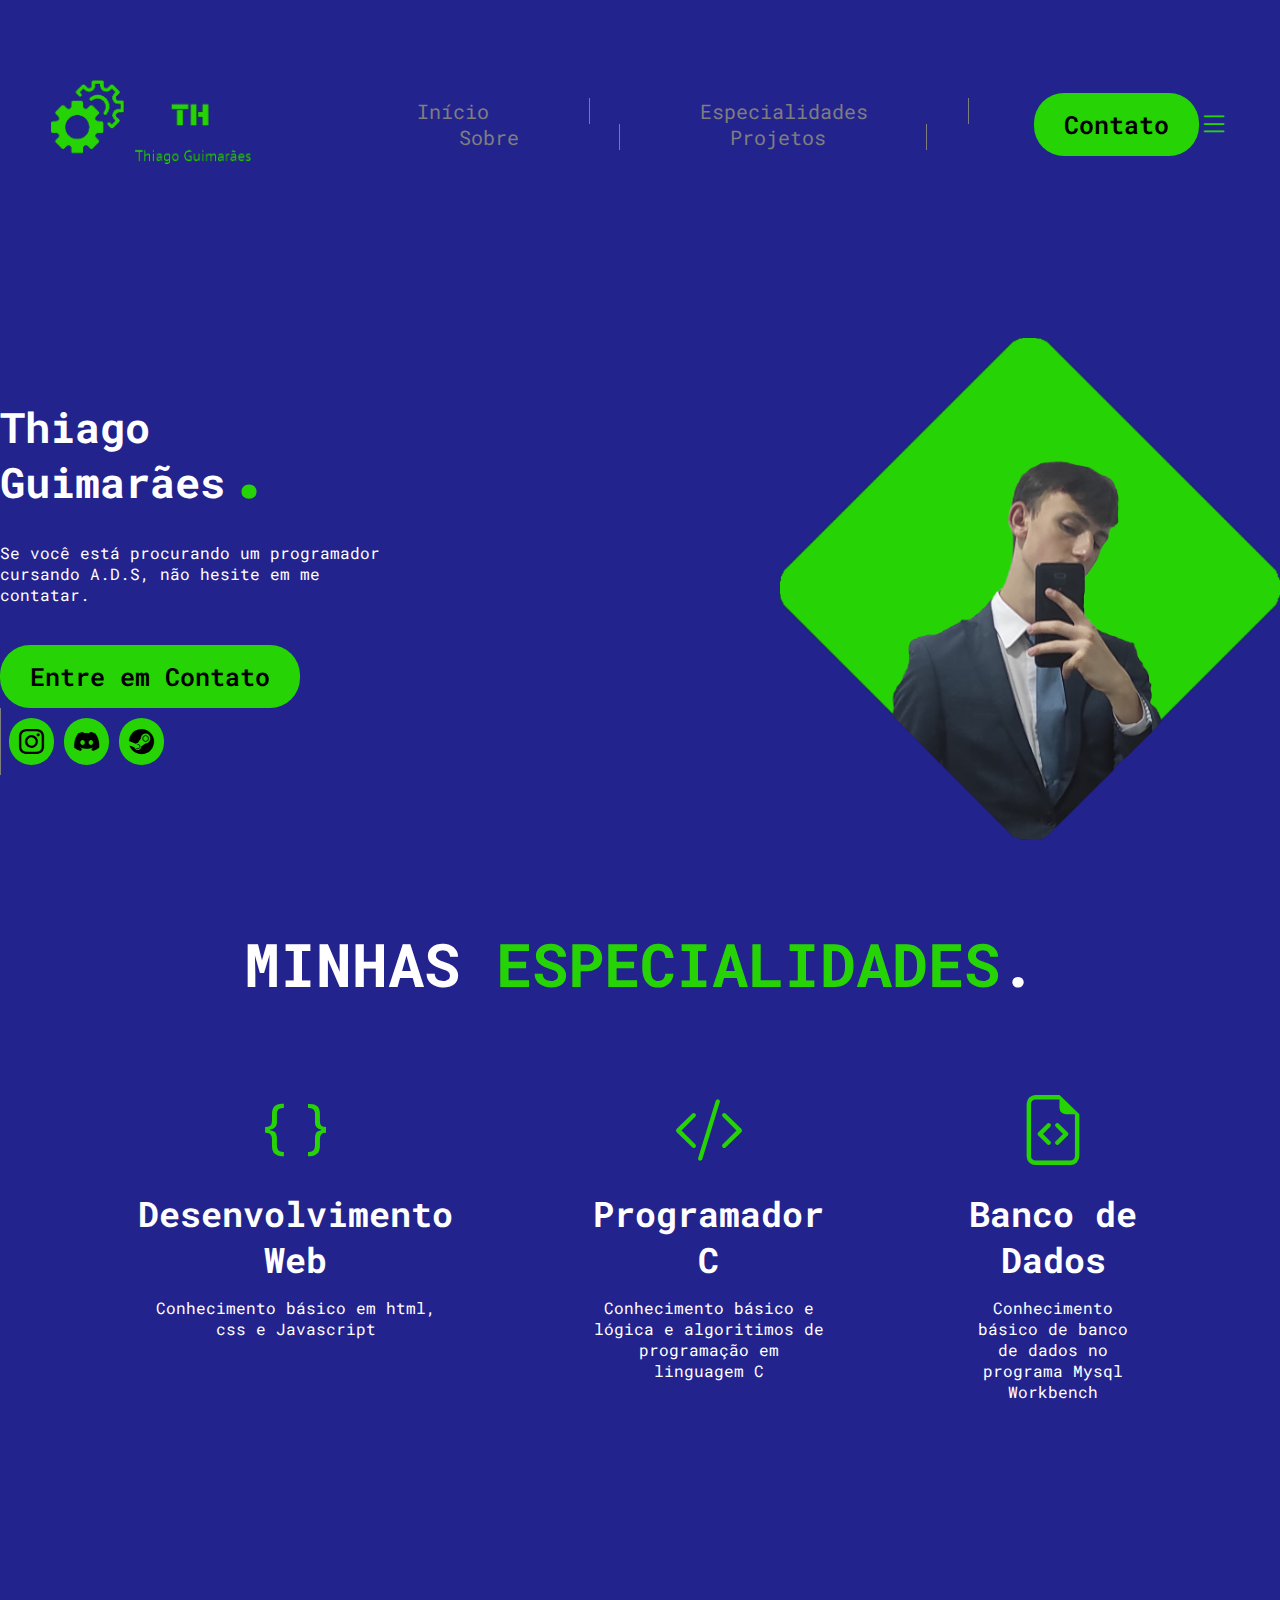
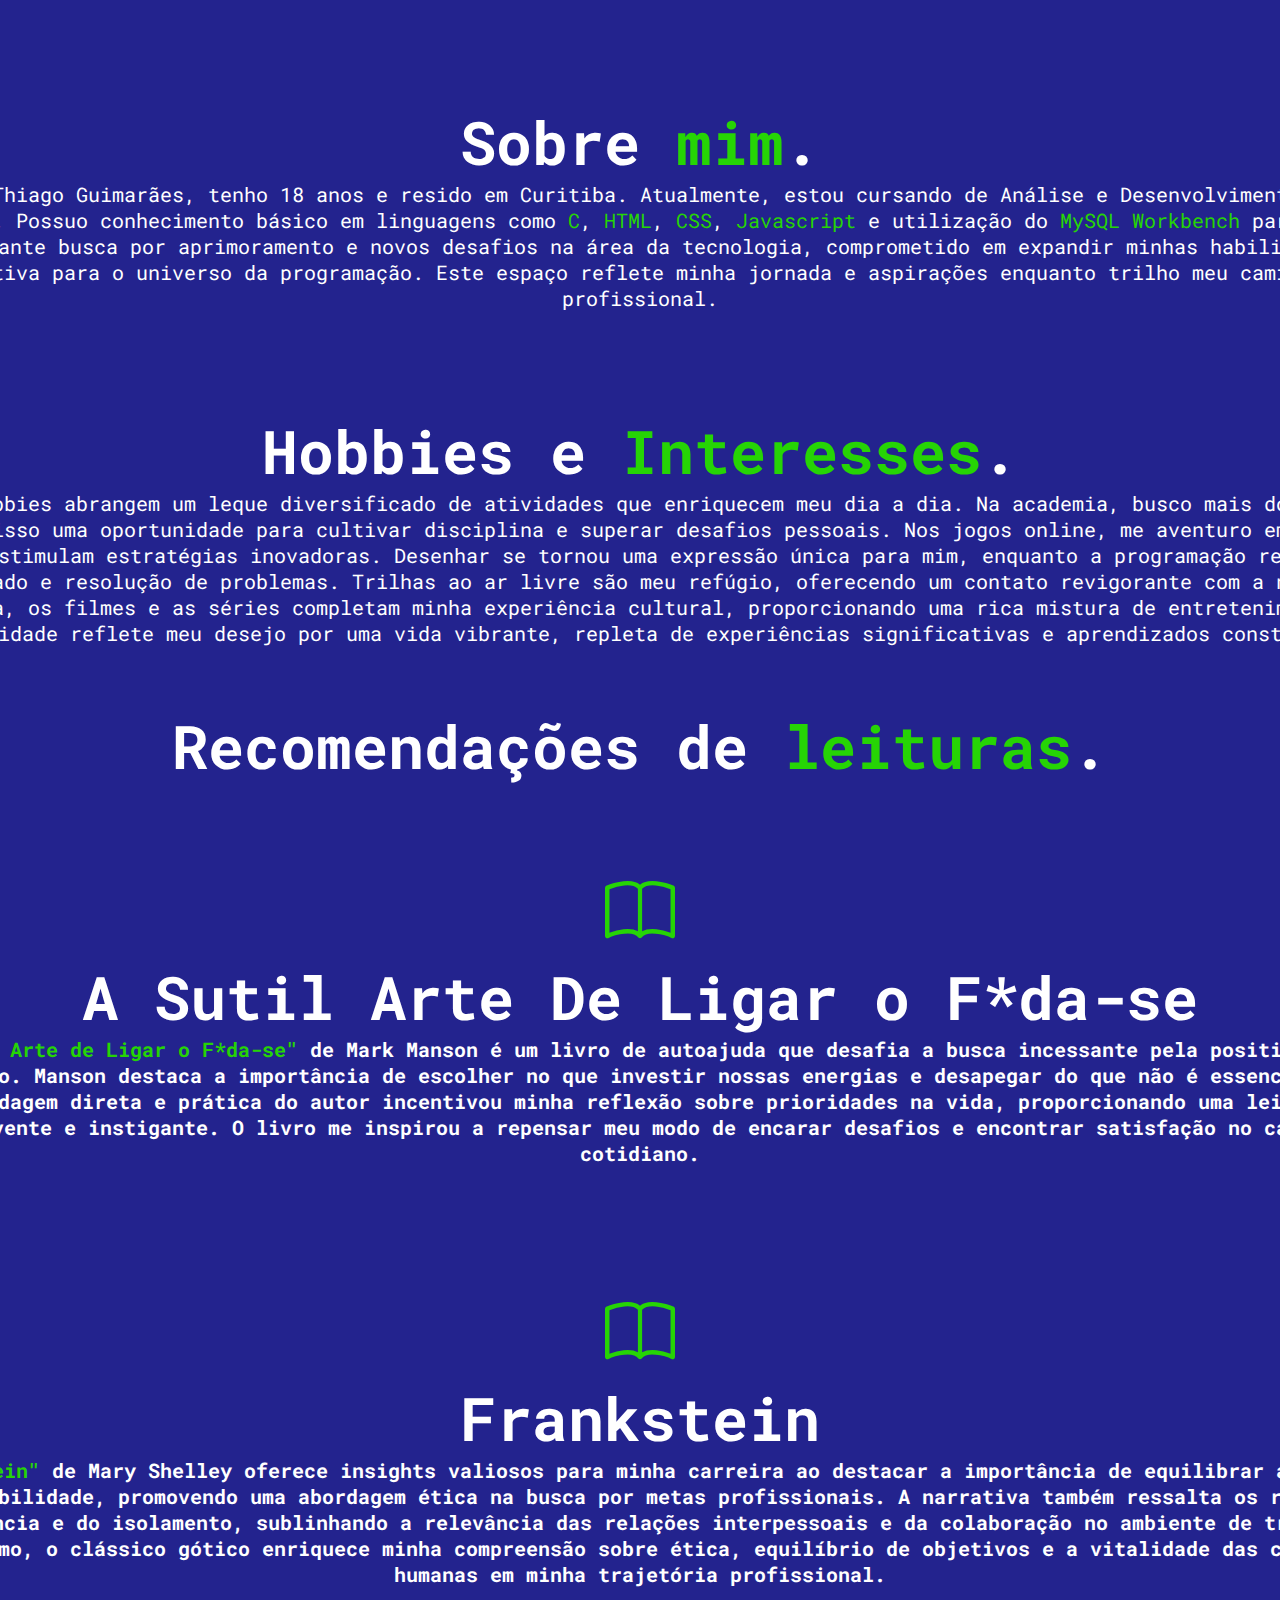
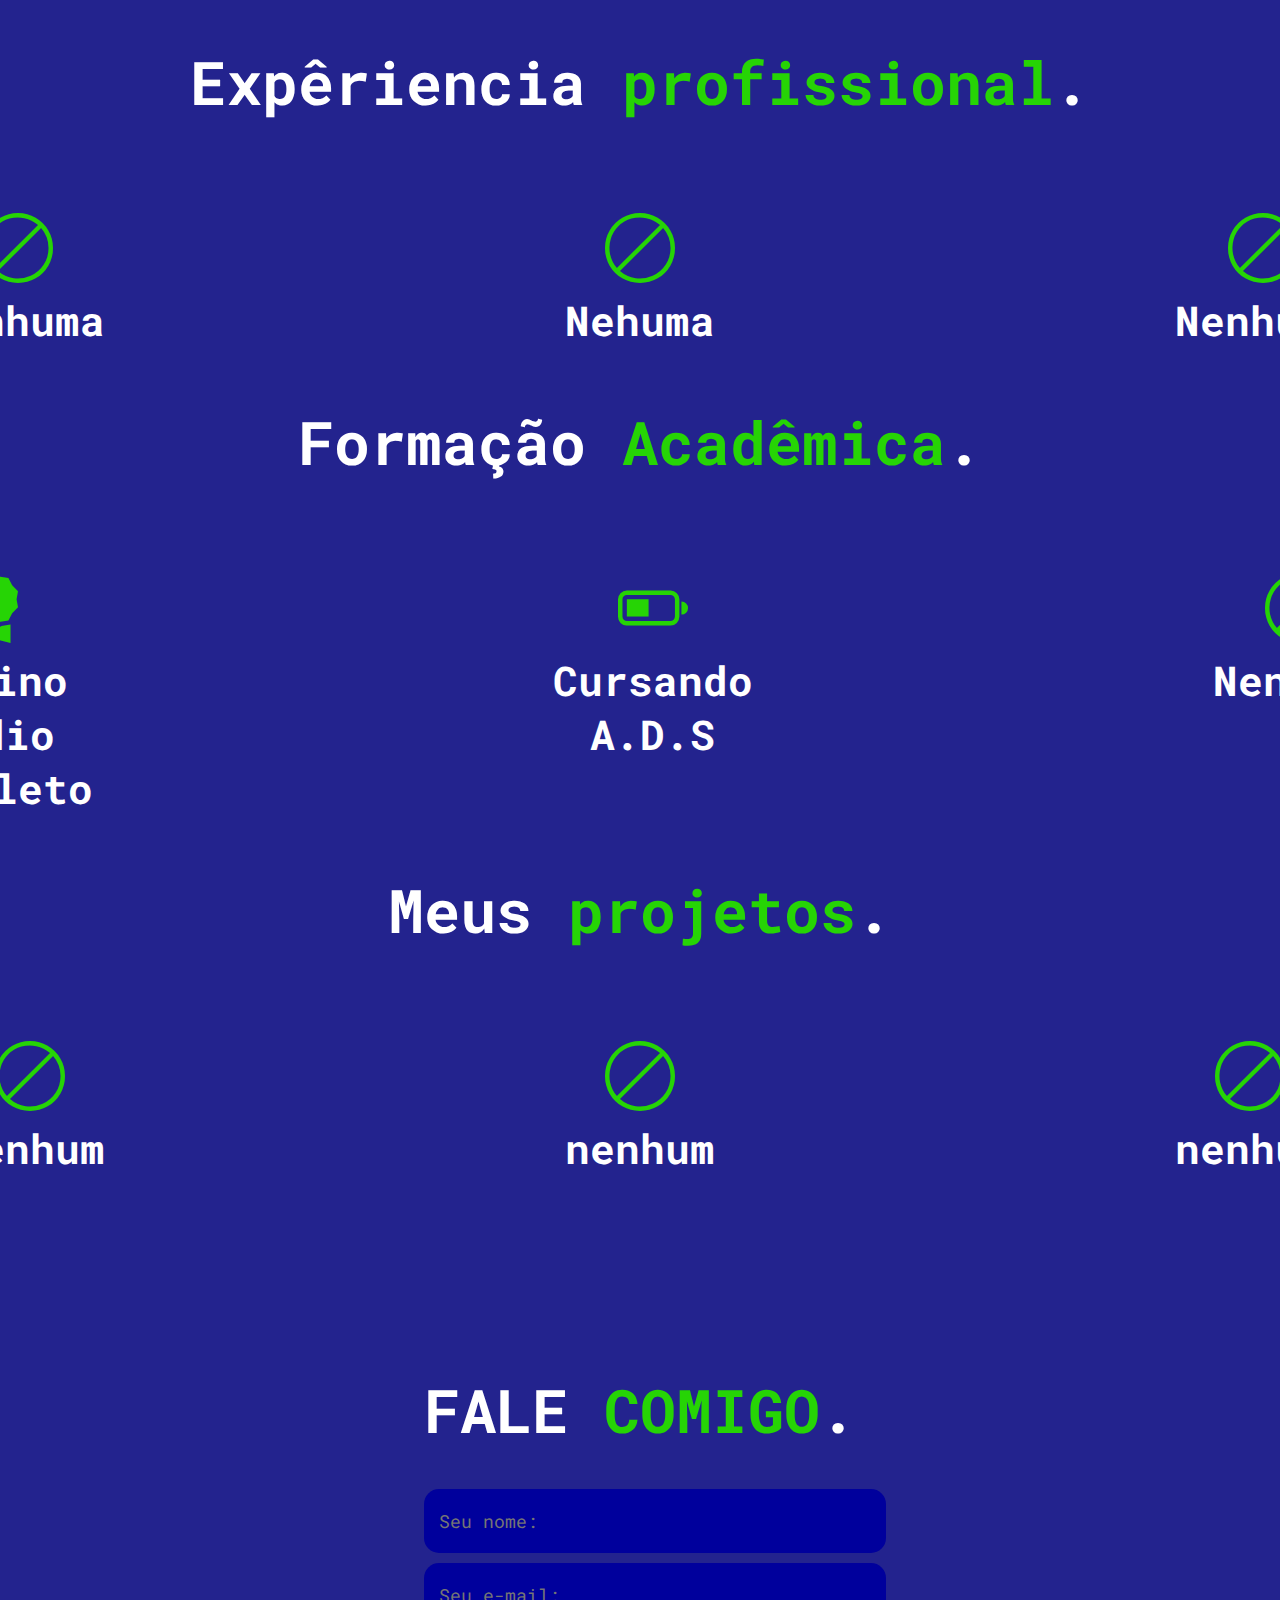
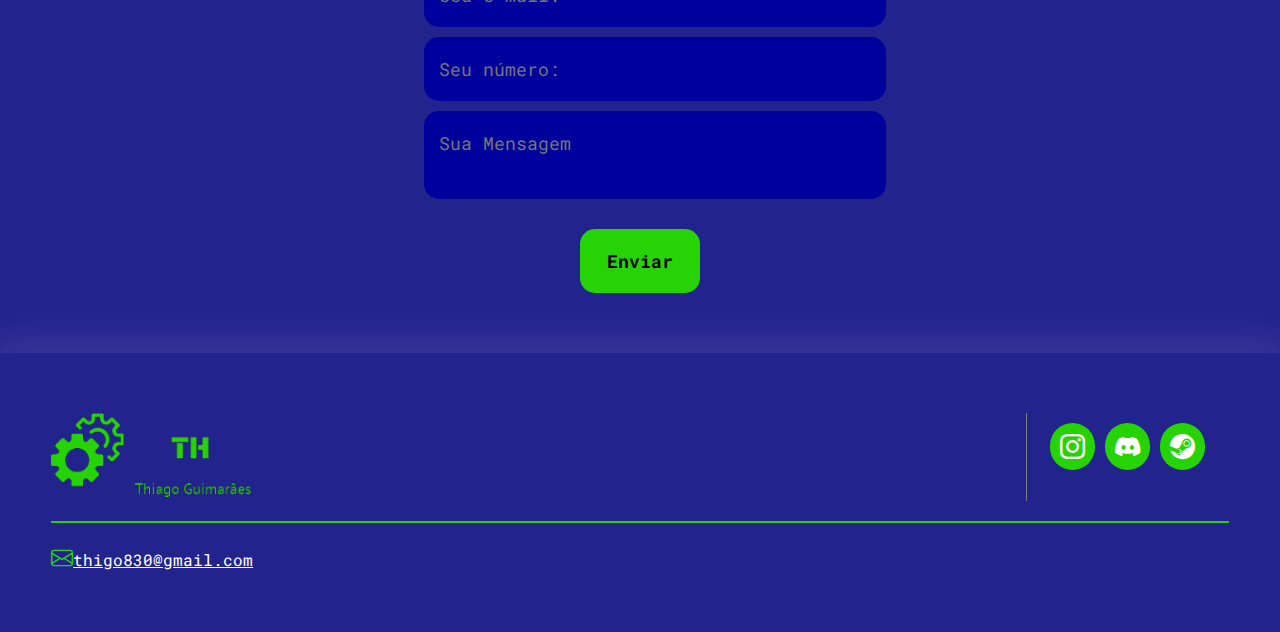
<file: index.html>
<!DOCTYPE html>
<html lang="en">
<head>
    <meta charset="UTF-8">
    <meta name="viewport" content="width=device-width, initial-scale=1.0">
    <!--GOOGLE FONTS-->
    <link rel="preconnect" href="https://fonts.googleapis.com">
<link rel="preconnect" href="https://fonts.gstatic.com" crossorigin>
<link href="https://fonts.googleapis.com/css2?family=Roboto+Mono:ital,wght@0,100;0,200;0,300;0,400;0,500;0,600;0,700;1,100;1,200;1,300;1,400;1,500;1,600;1,700&display=swap" rel="stylesheet">
    <!--FIM FONTS-->
    <!--BOOTSTRAPS ITEMS-->
    <link rel="stylesheet" href="https://cdn.jsdelivr.net/npm/bootstrap-icons@1.11.2/font/bootstrap-icons.min.css">
    <!--BOOTSTRAPS FIM-->
    <link rel="stylesheet" href="Portifolio.css">
    <title>Portifolio Thiago</title>
</head>
<body>

    <header>
        <div class="interface" id="inicio">
            <div class="logo">
                    <img src="images/ThiagoLogo.png" alt="Logo Thiago Guimarães">
            </div><!--logo-->
            <nav class="meno-desktop">
                <ul>
                    <li><a href="#inicio">Início</a></li>
                    <li><a href="#especialidades">Especialidades</a></li>
                    <li><a href="#sobre">Sobre</a></li>
                    <li><a href="#projetos">Projetos</a></li>
                </ul>
            </nav><!--menu-desktop-->
            <div class="btn-contato">
                <a href="#contato">
                    <button>Contato</button>
                </a>
            </div><!--btn-contato-->

            <div class="btn-abrir-menu" id="btn-menu">
                <i class="bi bi-list"></i>
            </div>

            <div class="menu-mobile" id="menu-mobile">
                <div class="btn-fechar" id="btn-fechar">
                    <i class="bi bi-x-lg"></i>
                </div>
                <nav>
                    <ul>
                        <li><a href="#inicio">Início</a></li>
                        <li><a href="#especialidades">Especialidades</a></li>
                        <li><a href="#sobre">Sobre</a></li>
                        <li><a href="#projetos">Projetos</a></li>
                        <li><a href="#contato">Contato</a></li>
                    </ul>
                </nav>
            </div>
            <div class="overlay-menu"></div>
        </div><!--interface-->
    </header>

    <main>
        <section class="topo-site">
            <div class="flex">
                <div class="texto">
                    <h1>Thiago Guimarães<span>.</span></h1>
                    <p>Se você está procurando um programador cursando A.D.S, não hesite em me contatar.</p>
                    <div class="btn-contato">
                        <a href="#contato">
                            <button>Entre em Contato</button>
                        </a>
                    </div>
                    <div class="btn-social">
                        <button>
                            <a href="https://www.instagram.com/thigo_guimaraes/">
                                <i class="bi bi-instagram"></i>
                            </a>
                        </button>
                        <button>
                            <a href="https://discord.gg/38EcD6gcsm">
                                <i class="bi bi-discord"></i>
                            </a>
                        </button>
                        <button>
                            <a href="https://steamcommunity.com/id/thi4gu1n/">
                                <i class="bi bi-steam"></i>
                            </a>
                        </button>
                    </div>
                </div class=><!--texto-->
                <div class="imagem">
                    <img src="images/EU.png">
                </div>
            </div>
        </section>
        <section class="especialidades" id="especialidades">
            <div class="especialidades">
                <h2 class="titulo">MINHAS <span>ESPECIALIDADES</span>.</h2>
                <div class="flex">
                    <div class="especialidades-box">
                        <i class="bi bi-braces"></i>
                        <h3>Desenvolvimento Web</h3>
                        <p>Conhecimento básico em html, css e Javascript</p>
                    </div>
                    <div class="especialidades-box">
                        <i class="bi bi-code-slash"></i>
                        <h3>Programador C</h3>
                        <p>Conhecimento básico e lógica e algoritimos de programação em linguagem C</p>
                    </div>
                    <div class="especialidades-box">
                        <i class="bi bi-file-earmark-code"></i>
                        <h3>Banco de Dados</h3>
                        <p>Conhecimento básico de banco de dados no programa Mysql Workbench</p>
                    </div>
                </div>
            </div>
        </section>
        <section class="interface">
            <div class="interface">
                <div class="flex">
                    <div class="txt-sobre" id="sobre">
                        <div class="box">
                        <h2>Sobre <span>mim</span>.</h2>
                        <p>Olá, meu nome é Thiago Guimarães, tenho 18 anos e resido em Curitiba. Atualmente, estou  cursando de Análise e Desenvolvimento de Sistemas na Universidade Positivo. Possuo conhecimento básico em linguagens como <span>C</span>, <span>HTML</span>, <span>CSS</span>, <span>Javascript</span> e utilização do <span>MySQL Workbench</span> para gestão de bancos de dados. Estou em constante busca por aprimoramento e novos desafios na área da tecnologia, comprometido em expandir minhas habilidades e contribuir de forma significativa para o universo da programação. Este espaço reflete minha jornada e aspirações enquanto trilho meu caminho acadêmico e profissional.</p>
                        </div>
                            <div class="box">
                            <h2>Hobbies e <span>Interesses</span>.</h2>
                            <p>Meus interesses e hobbies abrangem um leque diversificado de atividades que enriquecem meu dia a dia. Na academia, busco mais do que aprimorar minha saúde física; vejo nisso uma oportunidade para cultivar disciplina e superar desafios pessoais. Nos jogos online, me aventuro em mundos que provocam minha criatividade e estimulam estratégias inovadoras. Desenhar se tornou uma expressão única para mim, enquanto a programação representa minha jornada em constante aprendizado e resolução de problemas. Trilhas ao ar livre são meu refúgio, oferecendo um contato revigorante com a natureza e momentos de introspecção. A música, os filmes e as séries completam minha experiência cultural, proporcionando uma rica mistura de entretenimento e reflexão. Essa diversidade reflete meu desejo por uma vida vibrante, repleta de experiências significativas e aprendizados constantes.</p>
                            </div>
                        <div class="Livros">
                            <h2>Recomendações de <span>leituras</span>.</h2>
                            <div class="livros-box">
                                <i class="bi bi-book"></i>
                                <h2>A Sutil Arte De Ligar o F*da-se</h>
                                <p><span>"A Sutil Arte de Ligar o F*da-se"</span> de Mark Manson é um livro de autoajuda que desafia a busca incessante pela positividade e sucesso. Manson destaca a importância de escolher no que investir nossas energias e desapegar do que não é essencial. A abordagem direta e prática do autor incentivou minha reflexão sobre prioridades na vida, proporcionando uma leitura envolvente e instigante. O livro me inspirou a repensar meu modo de encarar desafios e encontrar satisfação no caos do cotidiano.</p>
                            </div>
                            <div class="livros-box">
                                <i class="bi bi-book"></i>
                                <h2>Frankstein</h>
                                <p><span>"Frankstein"</span> de Mary Shelley oferece insights valiosos para minha carreira ao destacar a importância de equilibrar ambição e responsabilidade, promovendo uma abordagem ética na busca por metas profissionais. A narrativa também ressalta os riscos da negligência e do isolamento, sublinhando a relevância das relações interpessoais e da colaboração no ambiente de trabalho. Em resumo, o clássico gótico enriquece minha compreensão sobre ética, equilíbrio de objetivos e a vitalidade das conexões humanas em minha trajetória profissional.</p>
                            </div>
                        </div>
                        <div class="Experiencia">
                            <h2>Expêriencia <span>profissional</span>.</h2>
                            <div class="flex">
                                <div class="livros-box">
                                    <i class="bi bi-ban"></i>
                                    <h3>Nenhuma</h3>
                                    <p></p>
                                </div>
                                <div class="livros-box">
                                    <i class="bi bi-ban"></i>
                                    <h3>Nehuma</h3>
                                    <p></p>
                                </div>
                                <div class="livros-box">
                                    <i class="bi bi-ban"></i>
                                    <h3>Nenhuma</h3>
                                    <p></p>
                                </div>
                        </div>
                        <div class="Experiencia">
                            <h2>Formação <span>Acadêmica</span>.</h2>
                            <div class="flex">
                                <div class="livros-box">
                                    <i class="bi bi-award-fill"></i>
                                    <h3>Ensino Médio Completo</h3>
                                    <p></p>
                                </div>
                                <div class="livros-box">
                                    <i class="bi bi-battery-half"></i>
                                    <h3>Cursando A.D.S</h3>
                                    <p></p>
                                </div>
                                <div class="livros-box">
                                    <i class="bi bi-ban"></i>
                                    <h3>Nenhuma</h3>
                                    <p></p>
                                </div>
                        </div>
                    </div>
                    <div class="Projetos" id="projetos">
                        <h2>Meus <span>projetos</span>.</h2>
                        <div class="flex">
                            <div class="livros-box">
                                <i class="bi bi-ban"></i>
                                <h3>Nenhum</h3>
                                <p></p>
                            </div>
                            <div class="livros-box">
                                <i class="bi bi-ban"></i>
                                <h3>nenhum</h3>
                                <p></p>
                            </div>
                            <div class="livros-box">
                                <i class="bi bi-ban"></i>
                                <h3>nenhum</h3>
                                <p></p>
                            </div>
                    </div>
                </div><!--flex-->
            </div><!--interface-->
        </section>
        <section class="contato" id="contato">
            <div class="flex">
                <div class="formulario">
                    <h2 class="titulo">FALE <span>COMIGO</span>.</h2>
                    
                    <form action="">
                        <input type="text" name="" id="" placeholder="Seu nome:" required>
                        <input type="text" name="" id="" placeholder="Seu e-mail:" required>
                        <input type="text" name="" id="" placeholder="Seu número:" required>
                        <textarea name="" id="" placeholder="Sua Mensagem" required></textarea>
                        <div class="btn-enviar">
                            <input type="submit" value="Enviar">
                        </div>
                    </form>
                </div>
            </div>
        </section>
    </main>

    <div class="footer">
        <div class="rodape">
            <div class="line-footer">
                <div class="flex">
                    <div class="logo-footer">
                        <img src="images/ThiagoLogo.png">
                    </div>
                <div class="btn-social">
                    <button>
                        <a href="https://www.instagram.com/thigo_guimaraes/">
                            <i class="bi bi-instagram"></i>
                        </a>
                    </button>
                    <button>
                        <a href="https://discord.gg/38EcD6gcsm">
                            <i class="bi bi-discord"></i>
                        </a>
                    </button>
                    <button>
                        <a href="https://steamcommunity.com/id/thi4gu1n/">
                            <i class="bi bi-steam"></i>
                        </a>
                    </button>
                </div>
            </div> 
        </div>
            <div class="line-footer borda">
                <p><i class="bi bi-envelope"></i><a href="mailto:thigo830@gmail.com">thigo830@gmail.com</a></p>
            </div>
        </div>
    </div>
    <script src="Portifolio.js"></script>
</body>
</html>
</file>
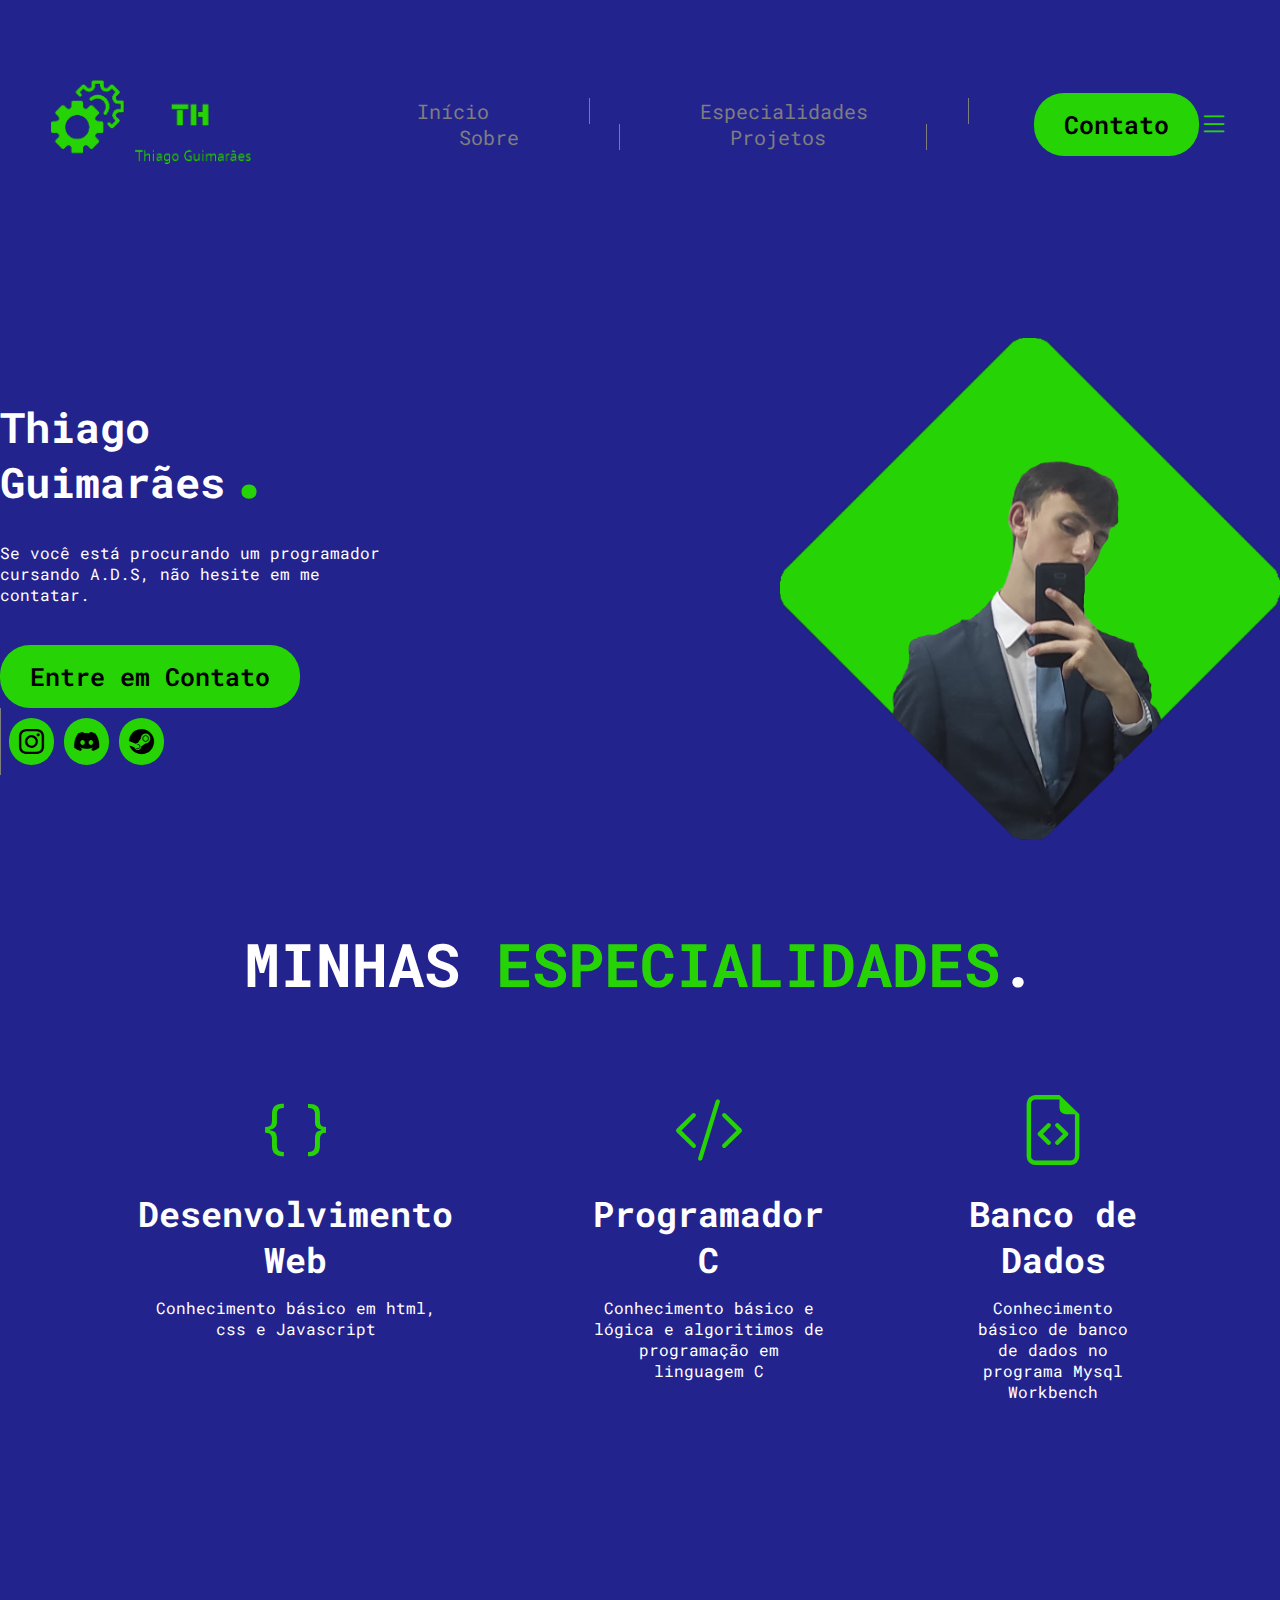
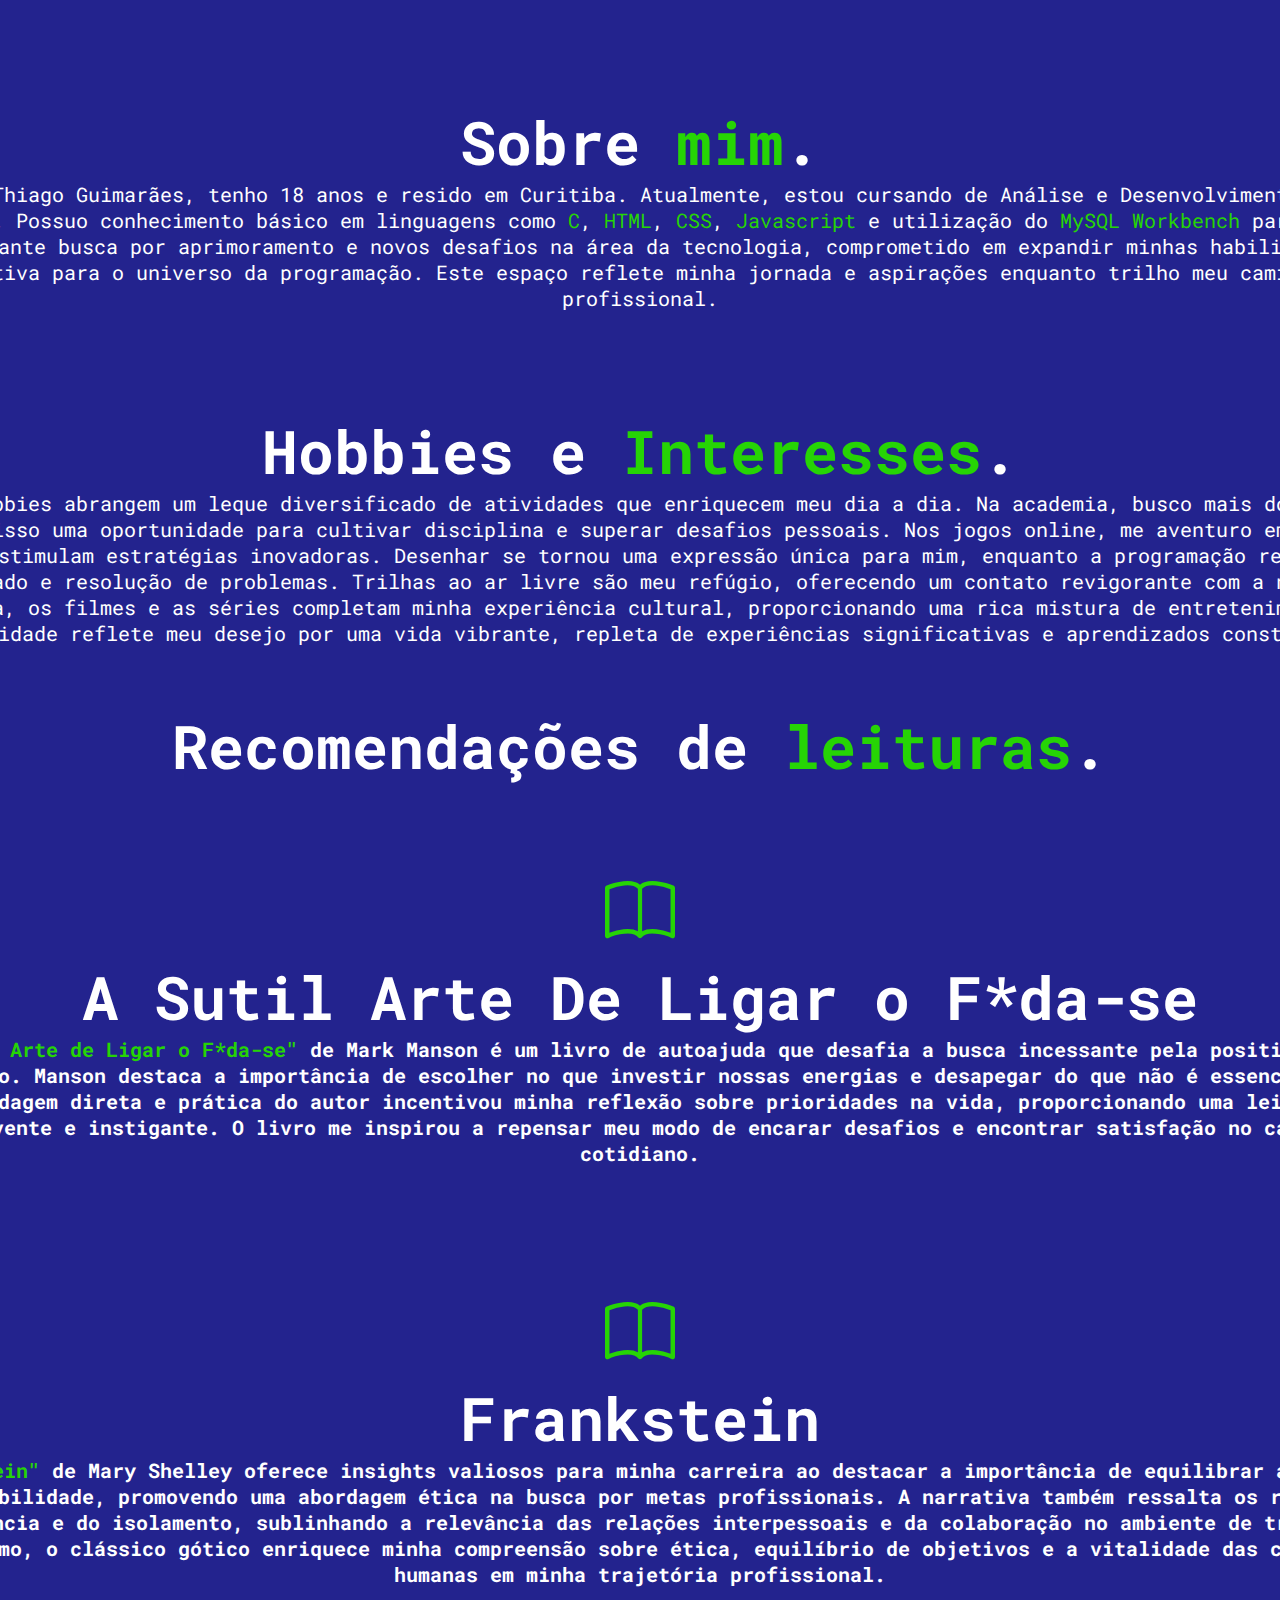
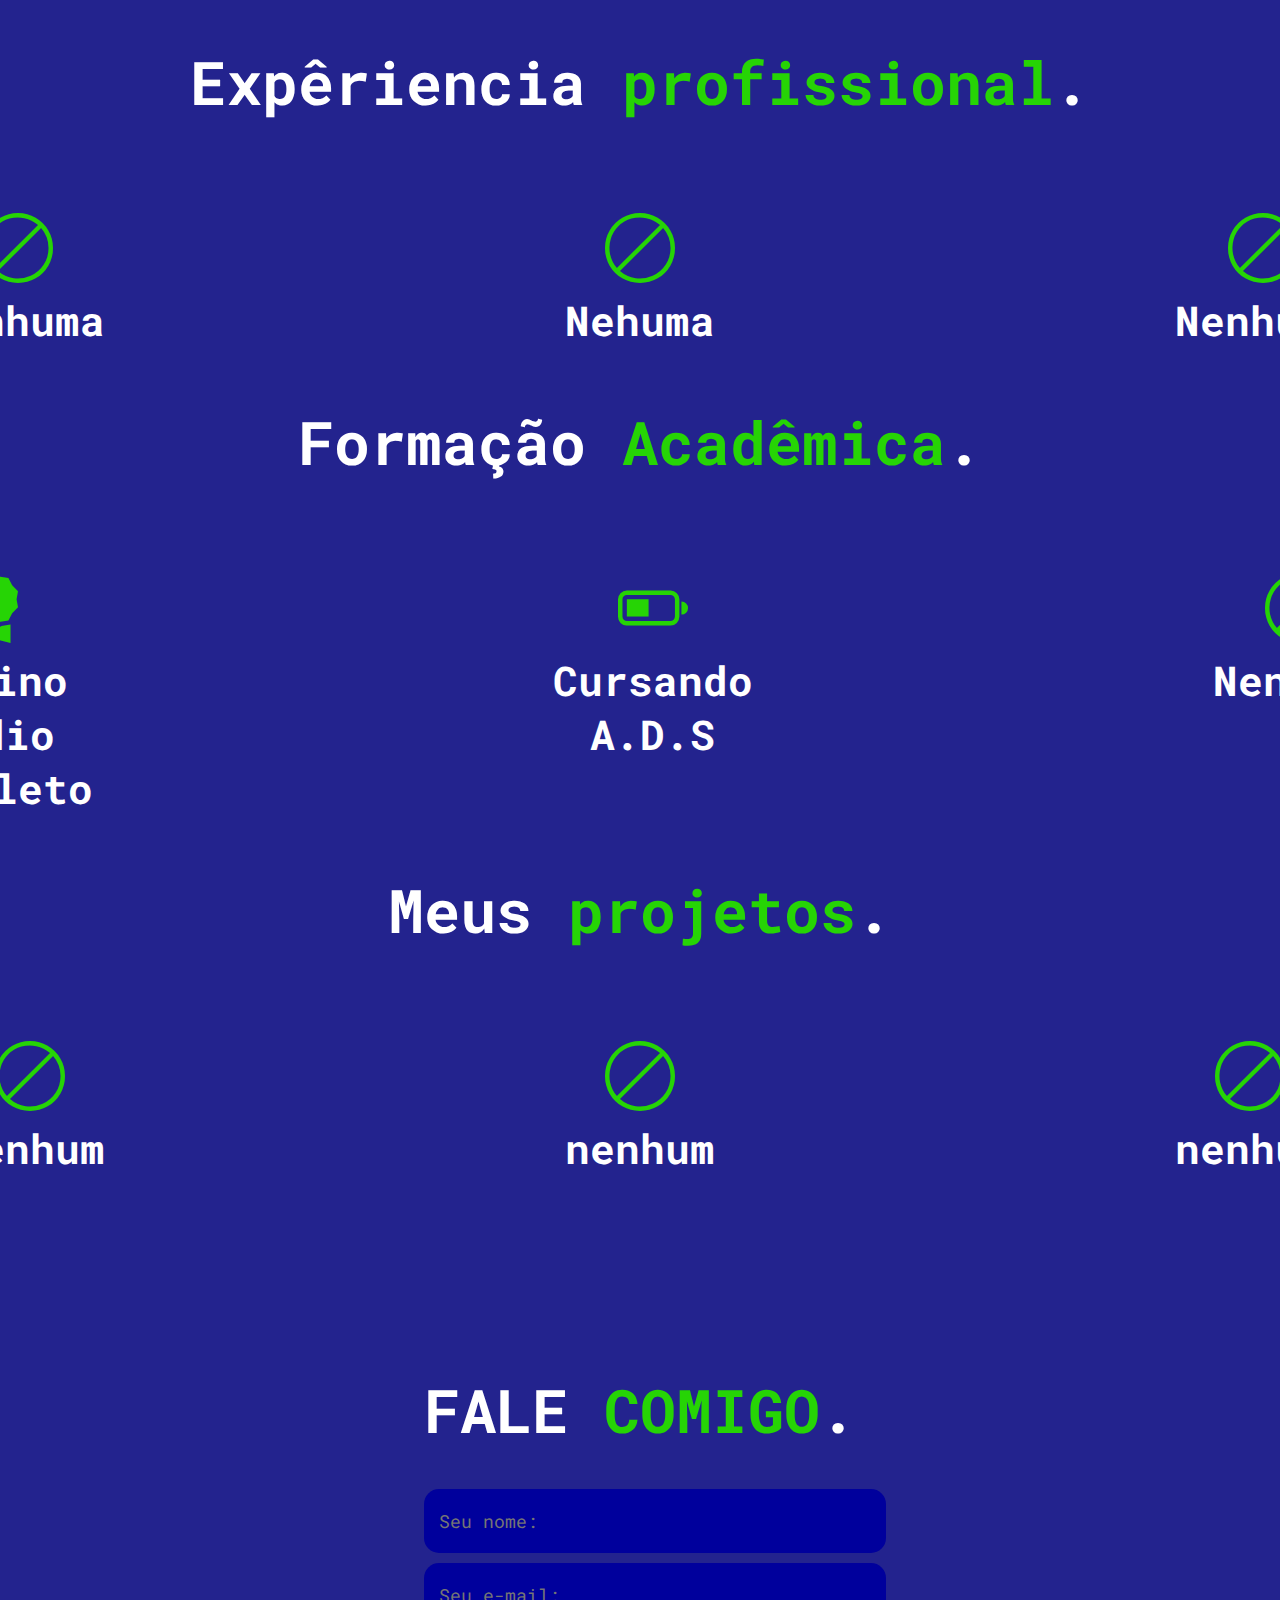
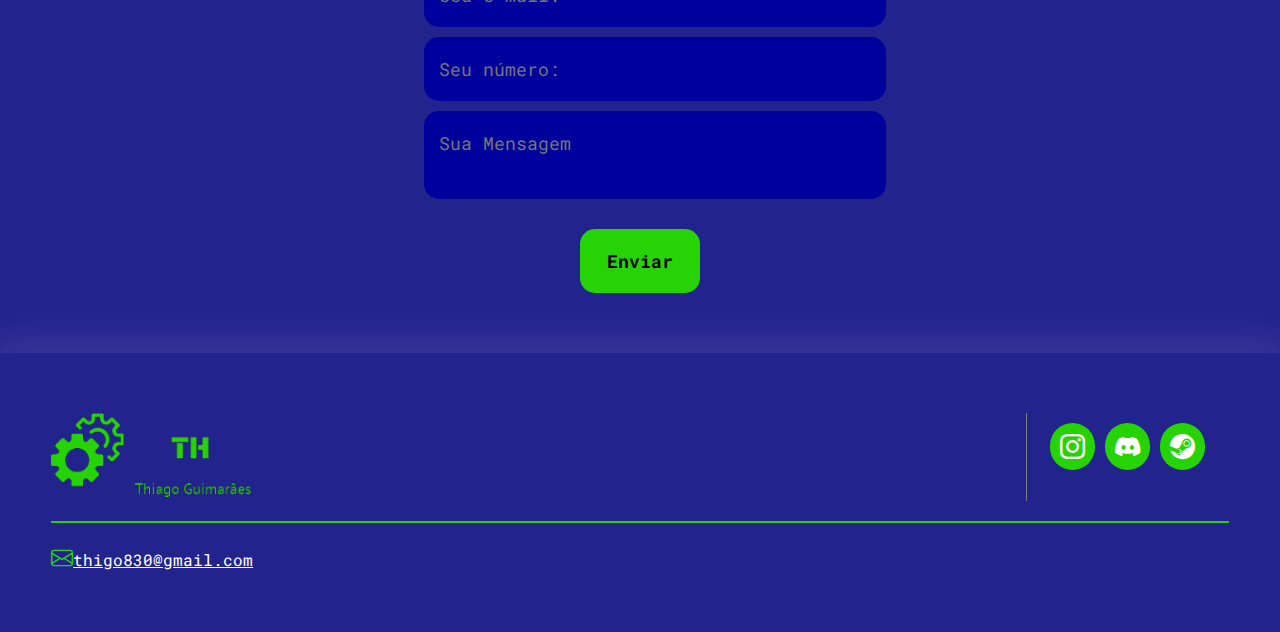
<file: Portifolio.html>
<!DOCTYPE html>
<html lang="en">
<head>
    <meta charset="UTF-8">
    <meta name="viewport" content="width=device-width, initial-scale=1.0">
    <!--GOOGLE FONTS-->
    <link rel="preconnect" href="https://fonts.googleapis.com">
<link rel="preconnect" href="https://fonts.gstatic.com" crossorigin>
<link href="https://fonts.googleapis.com/css2?family=Roboto+Mono:ital,wght@0,100;0,200;0,300;0,400;0,500;0,600;0,700;1,100;1,200;1,300;1,400;1,500;1,600;1,700&display=swap" rel="stylesheet">
    <!--FIM FONTS-->
    <!--BOOTSTRAPS ITEMS-->
    <link rel="stylesheet" href="https://cdn.jsdelivr.net/npm/bootstrap-icons@1.11.2/font/bootstrap-icons.min.css">
    <!--BOOTSTRAPS FIM-->
    <link rel="stylesheet" href="Portifolio.css">
    <title>Portifolio Thiago</title>
</head>
<body>

    <header>
        <div class="interface" id="inicio">
            <div class="logo">
                    <img src="images/ThiagoLogo.png" alt="Logo Thiago Guimarães">
            </div><!--logo-->
            <nav class="meno-desktop">
                <ul>
                    <li><a href="#inicio">Início</a></li>
                    <li><a href="#especialidades">Especialidades</a></li>
                    <li><a href="#sobre">Sobre</a></li>
                    <li><a href="#projetos">Projetos</a></li>
                </ul>
            </nav><!--menu-desktop-->
            <div class="btn-contato">
                <a href="#contato">
                    <button>Contato</button>
                </a>
            </div><!--btn-contato-->

            <div class="btn-abrir-menu" id="btn-menu">
                <i class="bi bi-list"></i>
            </div>

            <div class="menu-mobile" id="menu-mobile">
                <div class="btn-fechar" id="btn-fechar">
                    <i class="bi bi-x-lg"></i>
                </div>
                <nav>
                    <ul>
                        <li><a href="#inicio">Início</a></li>
                        <li><a href="#especialidades">Especialidades</a></li>
                        <li><a href="#sobre">Sobre</a></li>
                        <li><a href="#projetos">Projetos</a></li>
                        <li><a href="#contato">Contato</a></li>
                    </ul>
                </nav>
            </div>
            <div class="overlay-menu"></div>
        </div><!--interface-->
    </header>

    <main>
        <section class="topo-site">
            <div class="flex">
                <div class="texto">
                    <h1>Thiago Guimarães<span>.</span></h1>
                    <p>Se você está procurando um programador cursando A.D.S, não hesite em me contatar.</p>
                    <div class="btn-contato">
                        <a href="#contato">
                            <button>Entre em Contato</button>
                        </a>
                    </div>
                    <div class="btn-social">
                        <button>
                            <a href="https://www.instagram.com/thigo_guimaraes/">
                                <i class="bi bi-instagram"></i>
                            </a>
                        </button>
                        <button>
                            <a href="https://discord.gg/38EcD6gcsm">
                                <i class="bi bi-discord"></i>
                            </a>
                        </button>
                        <button>
                            <a href="https://steamcommunity.com/id/thi4gu1n/">
                                <i class="bi bi-steam"></i>
                            </a>
                        </button>
                    </div>
                </div class=><!--texto-->
                <div class="imagem">
                    <img src="images/EU.png">
                </div>
            </div>
        </section>
        <section class="especialidades" id="especialidades">
            <div class="especialidades">
                <h2 class="titulo">MINHAS <span>ESPECIALIDADES</span>.</h2>
                <div class="flex">
                    <div class="especialidades-box">
                        <i class="bi bi-braces"></i>
                        <h3>Desenvolvimento Web</h3>
                        <p>Conhecimento básico em html, css e Javascript</p>
                    </div>
                    <div class="especialidades-box">
                        <i class="bi bi-code-slash"></i>
                        <h3>Programador C</h3>
                        <p>Conhecimento básico e lógica e algoritimos de programação em linguagem C</p>
                    </div>
                    <div class="especialidades-box">
                        <i class="bi bi-file-earmark-code"></i>
                        <h3>Banco de Dados</h3>
                        <p>Conhecimento básico de banco de dados no programa Mysql Workbench</p>
                    </div>
                </div>
            </div>
        </section>
        <section class="interface">
            <div class="interface">
                <div class="flex">
                    <div class="txt-sobre" id="sobre">
                        <div class="box">
                        <h2>Sobre <span>mim</span>.</h2>
                        <p>Olá, meu nome é Thiago Guimarães, tenho 18 anos e resido em Curitiba. Atualmente, estou  cursando de Análise e Desenvolvimento de Sistemas na Universidade Positivo. Possuo conhecimento básico em linguagens como <span>C</span>, <span>HTML</span>, <span>CSS</span>, <span>Javascript</span> e utilização do <span>MySQL Workbench</span> para gestão de bancos de dados. Estou em constante busca por aprimoramento e novos desafios na área da tecnologia, comprometido em expandir minhas habilidades e contribuir de forma significativa para o universo da programação. Este espaço reflete minha jornada e aspirações enquanto trilho meu caminho acadêmico e profissional.</p>
                        </div>
                            <div class="box">
                            <h2>Hobbies e <span>Interesses</span>.</h2>
                            <p>Meus interesses e hobbies abrangem um leque diversificado de atividades que enriquecem meu dia a dia. Na academia, busco mais do que aprimorar minha saúde física; vejo nisso uma oportunidade para cultivar disciplina e superar desafios pessoais. Nos jogos online, me aventuro em mundos que provocam minha criatividade e estimulam estratégias inovadoras. Desenhar se tornou uma expressão única para mim, enquanto a programação representa minha jornada em constante aprendizado e resolução de problemas. Trilhas ao ar livre são meu refúgio, oferecendo um contato revigorante com a natureza e momentos de introspecção. A música, os filmes e as séries completam minha experiência cultural, proporcionando uma rica mistura de entretenimento e reflexão. Essa diversidade reflete meu desejo por uma vida vibrante, repleta de experiências significativas e aprendizados constantes.</p>
                            </div>
                        <div class="Livros">
                            <h2>Recomendações de <span>leituras</span>.</h2>
                            <div class="livros-box">
                                <i class="bi bi-book"></i>
                                <h2>A Sutil Arte De Ligar o F*da-se</h>
                                <p><span>"A Sutil Arte de Ligar o F*da-se"</span> de Mark Manson é um livro de autoajuda que desafia a busca incessante pela positividade e sucesso. Manson destaca a importância de escolher no que investir nossas energias e desapegar do que não é essencial. A abordagem direta e prática do autor incentivou minha reflexão sobre prioridades na vida, proporcionando uma leitura envolvente e instigante. O livro me inspirou a repensar meu modo de encarar desafios e encontrar satisfação no caos do cotidiano.</p>
                            </div>
                            <div class="livros-box">
                                <i class="bi bi-book"></i>
                                <h2>Frankstein</h>
                                <p><span>"Frankstein"</span> de Mary Shelley oferece insights valiosos para minha carreira ao destacar a importância de equilibrar ambição e responsabilidade, promovendo uma abordagem ética na busca por metas profissionais. A narrativa também ressalta os riscos da negligência e do isolamento, sublinhando a relevância das relações interpessoais e da colaboração no ambiente de trabalho. Em resumo, o clássico gótico enriquece minha compreensão sobre ética, equilíbrio de objetivos e a vitalidade das conexões humanas em minha trajetória profissional.</p>
                            </div>
                        </div>
                        <div class="Experiencia">
                            <h2>Expêriencia <span>profissional</span>.</h2>
                            <div class="flex">
                                <div class="livros-box">
                                    <i class="bi bi-ban"></i>
                                    <h3>Nenhuma</h3>
                                    <p></p>
                                </div>
                                <div class="livros-box">
                                    <i class="bi bi-ban"></i>
                                    <h3>Nehuma</h3>
                                    <p></p>
                                </div>
                                <div class="livros-box">
                                    <i class="bi bi-ban"></i>
                                    <h3>Nenhuma</h3>
                                    <p></p>
                                </div>
                        </div>
                        <div class="Experiencia">
                            <h2>Formação <span>Acadêmica</span>.</h2>
                            <div class="flex">
                                <div class="livros-box">
                                    <i class="bi bi-award-fill"></i>
                                    <h3>Ensino Médio Completo</h3>
                                    <p></p>
                                </div>
                                <div class="livros-box">
                                    <i class="bi bi-battery-half"></i>
                                    <h3>Cursando A.D.S</h3>
                                    <p></p>
                                </div>
                                <div class="livros-box">
                                    <i class="bi bi-ban"></i>
                                    <h3>Nenhuma</h3>
                                    <p></p>
                                </div>
                        </div>
                    </div>
                    <div class="Projetos" id="projetos">
                        <h2>Meus <span>projetos</span>.</h2>
                        <div class="flex">
                            <div class="livros-box">
                                <i class="bi bi-ban"></i>
                                <h3>Nenhum</h3>
                                <p></p>
                            </div>
                            <div class="livros-box">
                                <i class="bi bi-ban"></i>
                                <h3>nenhum</h3>
                                <p></p>
                            </div>
                            <div class="livros-box">
                                <i class="bi bi-ban"></i>
                                <h3>nenhum</h3>
                                <p></p>
                            </div>
                    </div>
                </div><!--flex-->
            </div><!--interface-->
        </section>
        <section class="contato" id="contato">
            <div class="flex">
                <div class="formulario">
                    <h2 class="titulo">FALE <span>COMIGO</span>.</h2>
                    
                    <form action="">
                        <input type="text" name="" id="" placeholder="Seu nome:" required>
                        <input type="text" name="" id="" placeholder="Seu e-mail:" required>
                        <input type="text" name="" id="" placeholder="Seu número:" required>
                        <textarea name="" id="" placeholder="Sua Mensagem" required></textarea>
                        <div class="btn-enviar">
                            <input type="submit" value="Enviar">
                        </div>
                    </form>
                </div>
            </div>
        </section>
    </main>

    <div class="footer">
        <div class="rodape">
            <div class="line-footer">
                <div class="flex">
                    <div class="logo-footer">
                        <img src="images/ThiagoLogo.png">
                    </div>
                <div class="btn-social">
                    <button>
                        <a href="https://www.instagram.com/thigo_guimaraes/">
                            <i class="bi bi-instagram"></i>
                        </a>
                    </button>
                    <button>
                        <a href="https://discord.gg/38EcD6gcsm">
                            <i class="bi bi-discord"></i>
                        </a>
                    </button>
                    <button>
                        <a href="https://steamcommunity.com/id/thi4gu1n/">
                            <i class="bi bi-steam"></i>
                        </a>
                    </button>
                </div>
            </div> 
        </div>
            <div class="line-footer borda">
                <p><i class="bi bi-envelope"></i><a href="mailto:thigo830@gmail.com">thigo830@gmail.com</a></p>
            </div>
        </div>
    </div>
    <script src="Portifolio.js"></script>
</body>
</html>
</file>
<file: Portifolio.css>
/* ESTILO GERAL */
*{
    margin: 0;
    padding: 0;
    box-sizing: 0;
    font-family: 'Roboto Mono', monospace;
    scroll-behavior: smooth;
}

body{
    background-color: #23238E;
    height: 100vh;
}

.interface{
    max-width: 1920px;
    margin: auto;
}

.btn-contato button{
    position: 10px 40px;
    font-size: 25px;
    font-weight: 600;
    background-color: #26D405;
    border: 0;
    border-radius: 30px;
    cursor: pointer;
    padding: 15px 30px;
}

.btn-social button{
    position: 10px 40px;
    font-size: 25px;
    font-weight: 200;
    background-color: #26D405;
    border: 0;
    border-radius: 30px;
    cursor: pointer;
    padding: 7px 10px;
    justify-content: space-between;
}

.btn-contato button:hover{
    box-shadow: 0px 0px 8px #26D405;
    transform: scale(1.10);
}

.flex{
    display: flex;
    justify-content: center;
}

/* ESTILO DO CABEÇALHO */
header{
    padding: 10px 0 100px 0;
}

header > .interface{
    display: flex;
    align-items: center;
    justify-content: space-between;
}

header img{
    margin-right: 30px;
}

header a{
    color: #7e7e7e;
    text-decoration: none;
    display: inline-block;
    transition: .2s;
}

header nav.meno-desktop a:hover{
    color: #fff;
    transform: scale(1.10);
}

header nav ul{
    list-style-type: none;
}

header nav.meno-desktop ul li{
    display: inline-block;
    padding: 0 100px;
    font-size: 20px;
    border-right: 1px solid #7e7e7e;
}

header .btn-contato button{
    position: 10px 40px;
    font-size: 25px;
    font-weight: 600;
    background-color: #26D405;
    border: 0;
    border-radius: 30px;
    cursor: pointer;
    padding: 15px 30px;
    margin-left: 30px;
}
/* menu mobile */

.btn-abrir-menu i{
    color: #26D405;
    font-size: 30px;
}

.menu-mobile{
    background-color: #23238E;
    height: 150vh;
    position: fixed;
    top: 0;
    right: 0;
    z-index: 999999;
    width: 0%;
    overflow: hidden;
}

.menu-mobile.abrir-menu {
    width: 70%;
}

.menu-mobile .btn-fechar{
    padding: 20px 4%;
}
.menu-mobile .btn-fechar i{
    color: #26D405;
    font-size: 30px;
}

.menu-mobile nav ul{
    text-align: right;
}

.menu-mobile nav ul a{
    color: #fff;
    font-size: 20px;
    font-weight: 300px;
    padding: 20px 4%;
    display: block;
}

.menu-mobile nav ul a:hover{
    background-color: #00009C;
    color: #23238E;
}

.overlay-menu{
    background-color: #23238e86;
    width: 100%;
    height: 100%;
    position: fixed;
    top: 0;
    left: 0;
    z-index: 888888;
    display: none;
}

/* topo do site */

section.topo-site .flex{
    align-items: center;
    justify-content: center;
    gap: 400px;
}

.topo-site h1{
    color: #fff;
    font-size: 42px;
    line-height: 40px;
}
.topo-site h1 span{
    color: #26D405;
    font-size: 80px;
}

.topo-site p{
    color: #fff;
    margin: 40px 0px;
}

.topo-site .imagem{
    position: relative;
    animation: flutuar 2s ease-in-out infinite alternate;
}
@keyframes flutuar{
    0%{
        top: 0px;
    }
    100%{
        top: 30px;
    }
}

.btn-social{
    display: inline-block;
    padding: 10px 2%;
    border-left: 1px solid #7e7e7e;
}

.btn-social a{
    color: black;
}

.btn-social button:hover{ 
    box-shadow: 0px 0px 8px #26D405;
    transform: scale(1.10);
}

/* ESTILOS DAS ESPECIALIDADES */

.especialidades{
    padding: 40px 4%;
    text-align: center;
    align-items: center;
}

.especialidades .flex{
    gap: 60px;
}

.especialidades h2 span{
    color: #26D405;
}

.especialidades .especialidades-box{
    color: #fff;
    padding: 40px;
    border-radius: 20px;
    margin-top: 40px;
    transition: .2s;
    text-align: center;
}

.especialidades .especialidades-box:hover{
    transform: scale(1.10);
    box-shadow: 0 0 15px #313131;
}

.especialidades .especialidades-box i{
    font-size: 70px;
    color: #26D405;
}

h2.titulo{
    color: #fff;
    text-align: center;
    font-size: 60px;
}

.especialidades-box h3{
    font-size: 35px;
    margin: 15px 0;
}

.especialidades-box h3 p{
    font-size: 20px;
}

/* Interface */

.interface{
    padding: 70px 4%;
    text-align: center;
    align-items: center;

}

.interface .flex{
    gap: 60px;
}

.interface .box{
    color: #fff;
    padding: 40px;
}

.interface h2{
    color: #fff;
    text-align: center;
    font-size: 60px;
}

.interface span{
    color: #26D405;
}

.interface p{
    font-size: 20px;
    color: #fff;
}

.interface .livros-box{
    font-size: 35px;
    margin: 15px 0;
}

.interface .livros-box{
    color: #fff;
    padding: 40px 200px;
    border-radius: 20px;
    margin-top: 40px;
    transition: .2s;
}

.interface .livros-box:hover{
    transform: scale(1.10);
    box-shadow: 0 0 15px #313131;
}

.interface .livros-box i{
    font-size: 70px;
    color: #26D405;
}

.interface .box{
    margin-bottom: 20px;
    text-align: center;
}

/* Estilo Formulario */

section.formulario{
    padding: 80px 4%;
}

.formulario h2 span{
    color: #26D405;
}

form{
    max-width: 500px;
    margin: 0 auto;
    display: flex;
    justify-content: center;
    flex-direction: column;
    text-align: center;
    gap: 10px;
    margin-top: 40px;
    margin-bottom: 60px;
}

form input, form textarea{
    width: 100%;
    background-color: #00009C;
    border: 0;
    outline: 0;
    padding: 20px 15px;
    border-radius: 15px;
    color: #fff;
    font-size: 18px;
}

form textarea{
    resize: none;
    max-height: 200px;
}

form .btn-enviar{
    margin-top: 20px;
}

form .btn-enviar input{
    width: 120px;
    background-color: #26D405;
    color: black;
    font-weight: 700;
    cursor: pointer;
    justify-content: center;
    transition: .2s;
}

form .btn-enviar input:hover{
    box-shadow: 0px 0px 8px #26D405;
    transform: scale(1.10);
} 

/* footer */

.footer{
    padding: 40px 4%;
    box-shadow: 0 0 40px 10px #ffffff1d;
}

.footer .flex{
    justify-content: space-between;
}

.footer .line-footer{
    padding: 20px 0;
}

.borda{
    border-top: 2px solid #26D405;
}

.footer .line-footer p i{
    color: #26D405;
    font-size: 22px;
}

.footer .line-footer a{
    color: #fff;
}

/* celular */

@media screen and (max-width: 768px){
    .meno-desktop, .btn-contato{
        display: none;
    }
    .flex{
        flex-direction: column;
    }
    .topo-site .flex{
        flex-direction: column-reverse;
    }

    section.topo-site{
        padding: 20px 8%;
    }
    .topo-site{
        color: #fff;
        font-size: 30px;
    }

    .topo-site img{
        width: 100%;
    }

    section.topo-site .flex{
        gap: 40px;
    }

    section.especialidades{
        padding: 40px 8%;
    }
    h2.titulo{
        font-size: 30px;
        line-height: 40px;
    }

    .especialidades h3{
        font-size: 25px;
    }

    .titulo p{
        font-size: 30px;
    }

    section.interface{
        padding: 80px 8%;
    }

    .interface .txt-sobre h2{
        font-size: 30px;
        line-height: 35px;
        text-align: center;
        margin-bottom: 30px;
    }

    .interface .txt-sobre p{
        font-size: 15px;
        line-height: 20px;
    }

    .interface .livros-box{
        font-size: 10px;
        margin: 10px;
        padding: 20px 20px;
    }

    .footer .flex{
        flex-direction: column;
        text-align: center;
    }
}
</file>
